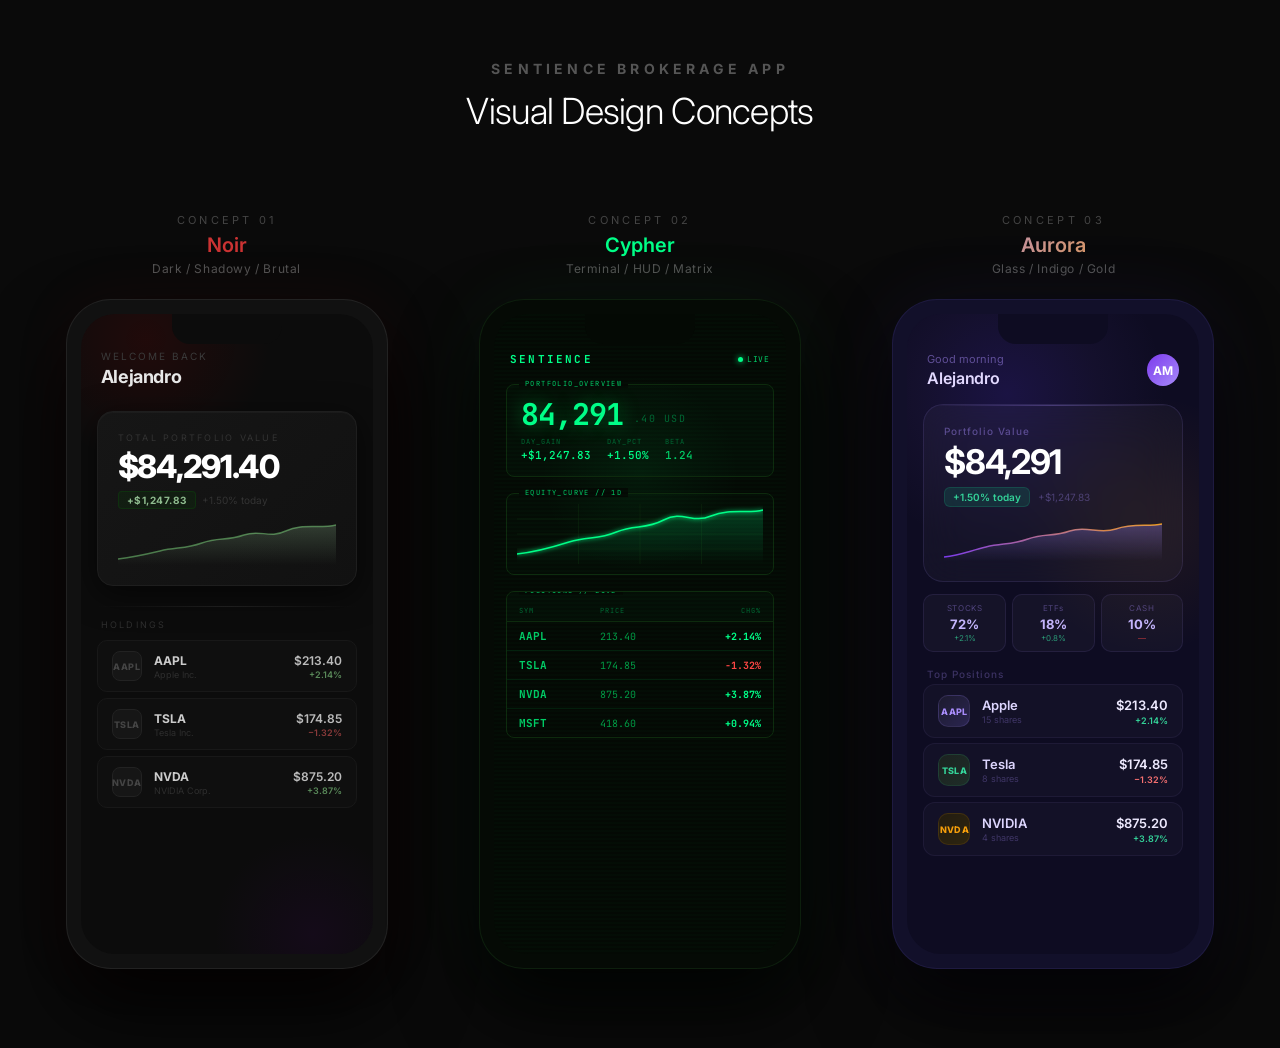
<file: designs/index.html>
<!DOCTYPE html>
<html lang="en">
<head>
<meta charset="UTF-8">
<meta name="viewport" content="width=device-width, initial-scale=1.0">
<title>Sentience — Design Concepts</title>
<link href="https://fonts.googleapis.com/css2?family=Inter:wght@300;400;500;600;700;800;900&family=JetBrains+Mono:wght@400;500;700&family=Playfair+Display:wght@700;900&display=swap" rel="stylesheet">
<style>
  * { margin: 0; padding: 0; box-sizing: border-box; }

  body {
    background: #0a0a0a;
    font-family: 'Inter', sans-serif;
    color: #fff;
    overflow-x: hidden;
  }

  .page-header {
    text-align: center;
    padding: 60px 20px 40px;
  }
  .page-header h1 {
    font-size: 14px;
    letter-spacing: 0.3em;
    text-transform: uppercase;
    color: #555;
    margin-bottom: 12px;
  }
  .page-header h2 {
    font-size: 36px;
    font-weight: 300;
    color: #fff;
    letter-spacing: -0.02em;
  }

  .designs-grid {
    display: flex;
    gap: 40px;
    justify-content: center;
    align-items: flex-start;
    padding: 40px 40px 80px;
    max-width: 1400px;
    margin: 0 auto;
  }

  .design-col {
    flex: 1;
    min-width: 0;
  }

  .design-label {
    text-align: center;
    margin-bottom: 24px;
  }
  .design-label .num {
    font-size: 11px;
    letter-spacing: 0.3em;
    text-transform: uppercase;
    color: #444;
  }
  .design-label .title {
    font-size: 20px;
    font-weight: 600;
    margin-top: 6px;
  }
  .design-label .subtitle {
    font-size: 12px;
    color: #555;
    margin-top: 4px;
    letter-spacing: 0.05em;
  }

  /* ──────────────────────────────────────
     PHONE FRAME
  ────────────────────────────────────── */
  .phone {
    width: 100%;
    max-width: 320px;
    margin: 0 auto;
    border-radius: 44px;
    padding: 14px;
    position: relative;
    overflow: hidden;
  }
  .phone-inner {
    border-radius: 34px;
    overflow: hidden;
    position: relative;
    height: 640px;
  }
  .notch {
    position: absolute;
    top: 0;
    left: 50%;
    transform: translateX(-50%);
    width: 110px;
    height: 30px;
    border-radius: 0 0 18px 18px;
    z-index: 100;
  }

  /* ──────────────────────────────────────
     DESIGN 1 — NOIR / DARK SHADOWY
  ────────────────────────────────────── */
  .phone-noir {
    background: #111;
    box-shadow:
      0 0 0 1px #222,
      0 40px 80px rgba(0,0,0,0.9),
      0 0 60px rgba(180,0,0,0.08);
  }
  .noir-label .title { color: #cc3333; }

  .screen-noir {
    background: #0c0c0c;
    height: 100%;
    display: flex;
    flex-direction: column;
    position: relative;
    overflow: hidden;
  }

  /* Atmospheric shadow layers */
  .screen-noir::before {
    content: '';
    position: absolute;
    top: -100px;
    left: -60px;
    width: 250px;
    height: 250px;
    background: radial-gradient(circle, rgba(150,0,0,0.15) 0%, transparent 70%);
    pointer-events: none;
    z-index: 0;
  }
  .screen-noir::after {
    content: '';
    position: absolute;
    bottom: -80px;
    right: -40px;
    width: 200px;
    height: 200px;
    background: radial-gradient(circle, rgba(80,0,120,0.12) 0%, transparent 70%);
    pointer-events: none;
    z-index: 0;
  }

  .noir-header {
    padding: 36px 20px 16px;
    position: relative;
    z-index: 1;
  }
  .noir-greeting {
    font-size: 10px;
    letter-spacing: 0.2em;
    text-transform: uppercase;
    color: #3a3a3a;
    margin-bottom: 4px;
  }
  .noir-name {
    font-size: 18px;
    font-weight: 700;
    color: #e8e8e8;
    letter-spacing: -0.02em;
  }

  .noir-portfolio-card {
    margin: 8px 16px;
    background: linear-gradient(135deg, #161616 0%, #111 100%);
    border: 1px solid #1e1e1e;
    border-radius: 16px;
    padding: 20px;
    position: relative;
    z-index: 1;
    box-shadow: inset 0 1px 0 rgba(255,255,255,0.03), 0 8px 32px rgba(0,0,0,0.6);
  }
  .noir-portfolio-label {
    font-size: 9px;
    letter-spacing: 0.25em;
    text-transform: uppercase;
    color: #333;
    margin-bottom: 8px;
  }
  .noir-portfolio-value {
    font-size: 32px;
    font-weight: 800;
    color: #fff;
    letter-spacing: -0.04em;
    line-height: 1;
  }
  .noir-portfolio-change {
    display: flex;
    align-items: center;
    gap: 6px;
    margin-top: 8px;
  }
  .noir-change-badge {
    font-size: 10px;
    font-weight: 700;
    color: #cc3333;
    background: rgba(180,0,0,0.12);
    border: 1px solid rgba(180,0,0,0.2);
    padding: 2px 8px;
    border-radius: 4px;
    letter-spacing: 0.05em;
  }
  .noir-change-badge.up { color: #8fbc8f; background: rgba(0,100,0,0.12); border-color: rgba(0,120,0,0.2); }
  .noir-change-sub {
    font-size: 10px;
    color: #333;
  }

  /* mini chart */
  .noir-chart {
    height: 44px;
    margin-top: 12px;
    position: relative;
  }
  .noir-chart svg { width: 100%; height: 100%; }

  .noir-divider {
    height: 1px;
    background: linear-gradient(90deg, transparent, #1e1e1e, transparent);
    margin: 12px 16px;
    position: relative;
    z-index: 1;
  }

  .noir-section-label {
    font-size: 9px;
    letter-spacing: 0.25em;
    text-transform: uppercase;
    color: #2e2e2e;
    padding: 0 20px;
    margin-bottom: 10px;
    position: relative;
    z-index: 1;
  }

  .noir-holdings {
    padding: 0 16px;
    position: relative;
    z-index: 1;
    display: flex;
    flex-direction: column;
    gap: 6px;
  }
  .noir-holding {
    display: flex;
    align-items: center;
    padding: 10px 14px;
    background: #0f0f0f;
    border: 1px solid #181818;
    border-radius: 10px;
    gap: 12px;
  }
  .noir-ticker-icon {
    width: 30px;
    height: 30px;
    border-radius: 8px;
    background: #161616;
    border: 1px solid #222;
    display: flex;
    align-items: center;
    justify-content: center;
    font-size: 9px;
    font-weight: 800;
    color: #444;
    letter-spacing: 0.05em;
    flex-shrink: 0;
  }
  .noir-holding-info { flex: 1; min-width: 0; }
  .noir-holding-ticker { font-size: 12px; font-weight: 700; color: #ccc; }
  .noir-holding-name { font-size: 9px; color: #2e2e2e; margin-top: 1px; }
  .noir-holding-right { text-align: right; }
  .noir-holding-price { font-size: 12px; font-weight: 600; color: #bbb; }
  .noir-holding-pct { font-size: 9px; font-weight: 600; margin-top: 1px; }
  .noir-holding-pct.up { color: #5a8a5a; }
  .noir-holding-pct.dn { color: #8a3a3a; }

  .noir-notch { background: #0c0c0c; }

  /* ──────────────────────────────────────
     DESIGN 2 — TECHY / HUD
  ────────────────────────────────────── */
  .phone-tech {
    background: #050a05;
    box-shadow:
      0 0 0 1px #0d1f0d,
      0 40px 80px rgba(0,0,0,0.9),
      0 0 80px rgba(0,255,100,0.06);
  }
  .tech-label .title { color: #00ff88; }

  .screen-tech {
    background: #040904;
    height: 100%;
    display: flex;
    flex-direction: column;
    position: relative;
    overflow: hidden;
    font-family: 'JetBrains Mono', monospace;
  }

  /* scanlines */
  .screen-tech::before {
    content: '';
    position: absolute;
    inset: 0;
    background: repeating-linear-gradient(
      0deg,
      transparent,
      transparent 2px,
      rgba(0,255,100,0.015) 2px,
      rgba(0,255,100,0.015) 4px
    );
    pointer-events: none;
    z-index: 10;
  }
  /* green glow */
  .screen-tech::after {
    content: '';
    position: absolute;
    top: 60px;
    left: 50%;
    transform: translateX(-50%);
    width: 200px;
    height: 200px;
    background: radial-gradient(circle, rgba(0,255,100,0.06) 0%, transparent 70%);
    pointer-events: none;
    z-index: 0;
  }

  .tech-header {
    padding: 38px 16px 10px;
    position: relative;
    z-index: 1;
    display: flex;
    align-items: center;
    justify-content: space-between;
  }
  .tech-logo {
    font-size: 11px;
    font-weight: 700;
    color: #00ff88;
    letter-spacing: 0.2em;
    text-transform: uppercase;
  }
  .tech-status {
    display: flex;
    align-items: center;
    gap: 4px;
    font-size: 8px;
    color: #00cc66;
    letter-spacing: 0.1em;
  }
  .tech-status-dot {
    width: 5px;
    height: 5px;
    border-radius: 50%;
    background: #00ff88;
    box-shadow: 0 0 6px #00ff88;
    animation: blink 2s infinite;
  }
  @keyframes blink { 0%,100%{opacity:1} 50%{opacity:0.3} }

  .tech-main-display {
    margin: 8px 12px;
    border: 1px solid #0d2a0d;
    border-radius: 8px;
    padding: 14px;
    position: relative;
    z-index: 1;
    background: rgba(0,255,100,0.02);
  }
  .tech-main-display::before {
    content: 'PORTFOLIO_OVERVIEW';
    position: absolute;
    top: -6px;
    left: 12px;
    font-size: 7px;
    letter-spacing: 0.2em;
    color: #00cc66;
    background: #040904;
    padding: 0 6px;
  }

  .tech-value-row {
    display: flex;
    align-items: flex-end;
    gap: 10px;
    margin-bottom: 6px;
  }
  .tech-value {
    font-size: 30px;
    font-weight: 700;
    color: #00ff88;
    letter-spacing: -0.03em;
    text-shadow: 0 0 20px rgba(0,255,100,0.4);
    line-height: 1;
  }
  .tech-value-usd {
    font-size: 10px;
    color: #006633;
    margin-bottom: 4px;
    letter-spacing: 0.15em;
  }
  .tech-metrics {
    display: flex;
    gap: 16px;
    margin-top: 8px;
  }
  .tech-metric { }
  .tech-metric-label { font-size: 7px; color: #006633; letter-spacing: 0.15em; margin-bottom: 2px; }
  .tech-metric-value { font-size: 11px; color: #00cc66; font-weight: 500; }
  .tech-metric-value.pos { color: #00ff88; }
  .tech-metric-value.neg { color: #ff4444; text-shadow: 0 0 10px rgba(255,50,50,0.3); }

  .tech-chart-area {
    margin: 8px 12px;
    border: 1px solid #0d2a0d;
    border-radius: 8px;
    padding: 10px;
    position: relative;
    z-index: 1;
    background: rgba(0,255,100,0.01);
  }
  .tech-chart-area::before {
    content: 'EQUITY_CURVE // 1D';
    position: absolute;
    top: -6px;
    left: 12px;
    font-size: 7px;
    letter-spacing: 0.2em;
    color: #00cc66;
    background: #040904;
    padding: 0 6px;
  }
  .tech-chart-area svg { width: 100%; height: 60px; display: block; }

  .tech-ticker-grid {
    margin: 8px 12px 0;
    border: 1px solid #0d2a0d;
    border-radius: 8px;
    overflow: hidden;
    position: relative;
    z-index: 1;
  }
  .tech-ticker-grid::before {
    content: 'POSITIONS // LIVE';
    position: absolute;
    top: -6px;
    left: 12px;
    font-size: 7px;
    letter-spacing: 0.2em;
    color: #00cc66;
    background: #040904;
    padding: 0 6px;
    z-index: 2;
  }
  .tech-ticker-header {
    display: grid;
    grid-template-columns: 1fr 1fr 1fr;
    padding: 14px 12px 6px;
    font-size: 7px;
    letter-spacing: 0.15em;
    color: #006633;
    border-bottom: 1px solid #0d2a0d;
    background: rgba(0,255,100,0.02);
  }
  .tech-ticker-header span:last-child { text-align: right; }
  .tech-ticker-row {
    display: grid;
    grid-template-columns: 1fr 1fr 1fr;
    padding: 7px 12px;
    border-bottom: 1px solid rgba(0,80,30,0.3);
    align-items: center;
  }
  .tech-ticker-row:last-child { border-bottom: none; }
  .tech-sym { font-size: 11px; font-weight: 700; color: #00cc66; }
  .tech-px { font-size: 10px; color: #009944; }
  .tech-chg { font-size: 10px; font-weight: 700; text-align: right; }
  .tech-chg.pos { color: #00ff88; }
  .tech-chg.neg { color: #ff4444; }

  .tech-notch { background: #040904; }

  /* ──────────────────────────────────────
     DESIGN 3 — AURORA / MY CHOICE
     Soft, premium — indigo + gold + glass
  ────────────────────────────────────── */
  .phone-aurora {
    background: #12102a;
    box-shadow:
      0 0 0 1px #1e1a40,
      0 40px 80px rgba(0,0,0,0.8),
      0 0 80px rgba(100,80,255,0.08);
  }
  .aurora-label .title {
    background: linear-gradient(135deg, #a78bfa, #f59e0b);
    -webkit-background-clip: text;
    -webkit-text-fill-color: transparent;
  }

  .screen-aurora {
    background: #0e0c22;
    height: 100%;
    display: flex;
    flex-direction: column;
    position: relative;
    overflow: hidden;
  }

  /* Aurora background effect */
  .aurora-bg {
    position: absolute;
    top: -80px;
    left: -60px;
    width: 320px;
    height: 320px;
    background: radial-gradient(ellipse, rgba(99,60,255,0.15) 0%, rgba(139,92,246,0.05) 40%, transparent 70%);
    pointer-events: none;
    z-index: 0;
  }
  .aurora-bg-2 {
    position: absolute;
    top: 80px;
    right: -80px;
    width: 260px;
    height: 260px;
    background: radial-gradient(ellipse, rgba(245,158,11,0.08) 0%, transparent 70%);
    pointer-events: none;
    z-index: 0;
  }

  .aurora-header {
    padding: 38px 20px 12px;
    position: relative;
    z-index: 1;
    display: flex;
    align-items: center;
    justify-content: space-between;
  }
  .aurora-greeting {
    font-size: 11px;
    color: rgba(167,139,250,0.5);
    margin-bottom: 2px;
    font-weight: 400;
  }
  .aurora-name {
    font-size: 16px;
    font-weight: 600;
    color: #e2d9ff;
    letter-spacing: -0.01em;
  }
  .aurora-avatar {
    width: 32px;
    height: 32px;
    border-radius: 50%;
    background: linear-gradient(135deg, #7c3aed, #a78bfa);
    display: flex;
    align-items: center;
    justify-content: center;
    font-size: 12px;
    font-weight: 700;
    color: #fff;
  }

  .aurora-hero {
    margin: 4px 16px 0;
    background: rgba(255,255,255,0.03);
    backdrop-filter: blur(20px);
    border: 1px solid rgba(167,139,250,0.12);
    border-radius: 20px;
    padding: 20px;
    position: relative;
    z-index: 1;
    overflow: hidden;
  }
  .aurora-hero::before {
    content: '';
    position: absolute;
    top: 0;
    left: 0;
    right: 0;
    height: 1px;
    background: linear-gradient(90deg, transparent, rgba(167,139,250,0.3), transparent);
  }

  .aurora-portfolio-label {
    font-size: 10px;
    color: rgba(167,139,250,0.45);
    letter-spacing: 0.1em;
    margin-bottom: 8px;
    font-weight: 500;
  }
  .aurora-portfolio-value {
    font-size: 34px;
    font-weight: 700;
    color: #fff;
    letter-spacing: -0.04em;
    line-height: 1;
  }
  .aurora-change-row {
    display: flex;
    align-items: center;
    gap: 8px;
    margin-top: 8px;
  }
  .aurora-badge {
    font-size: 10px;
    font-weight: 600;
    padding: 3px 8px;
    border-radius: 6px;
    background: rgba(16,185,129,0.15);
    color: #34d399;
    border: 1px solid rgba(16,185,129,0.2);
  }
  .aurora-change-text {
    font-size: 10px;
    color: rgba(167,139,250,0.35);
  }

  /* sparkline in hero */
  .aurora-sparkline {
    margin-top: 14px;
    height: 40px;
    position: relative;
  }
  .aurora-sparkline svg { width: 100%; height: 100%; }

  /* allocation pills */
  .aurora-pills {
    display: flex;
    gap: 6px;
    padding: 12px 16px;
    position: relative;
    z-index: 1;
    overflow: hidden;
  }
  .aurora-pill {
    flex: 1;
    background: rgba(255,255,255,0.03);
    border: 1px solid rgba(167,139,250,0.1);
    border-radius: 10px;
    padding: 8px 6px;
    text-align: center;
  }
  .aurora-pill-label {
    font-size: 8px;
    color: rgba(167,139,250,0.4);
    letter-spacing: 0.08em;
    margin-bottom: 3px;
  }
  .aurora-pill-val {
    font-size: 13px;
    font-weight: 700;
    color: #c4b5fd;
  }
  .aurora-pill-sub {
    font-size: 8px;
    color: rgba(52,211,153,0.7);
    margin-top: 1px;
  }
  .aurora-pill-sub.neg { color: rgba(239,68,68,0.7); }

  .aurora-section-label {
    font-size: 10px;
    letter-spacing: 0.1em;
    color: rgba(167,139,250,0.3);
    padding: 4px 20px;
    position: relative;
    z-index: 1;
    font-weight: 500;
  }

  .aurora-holdings {
    padding: 0 16px;
    position: relative;
    z-index: 1;
    display: flex;
    flex-direction: column;
    gap: 5px;
  }
  .aurora-holding {
    display: flex;
    align-items: center;
    padding: 10px 14px;
    background: rgba(255,255,255,0.025);
    border: 1px solid rgba(167,139,250,0.07);
    border-radius: 12px;
    gap: 12px;
  }
  .aurora-icon {
    width: 32px;
    height: 32px;
    border-radius: 10px;
    display: flex;
    align-items: center;
    justify-content: center;
    font-size: 9px;
    font-weight: 800;
    flex-shrink: 0;
    letter-spacing: 0.03em;
  }
  .aurora-icon.aapl { background: linear-gradient(135deg, #1c1a2e, #2a2550); color: #a78bfa; border: 1px solid rgba(167,139,250,0.15); }
  .aurora-icon.tsla { background: linear-gradient(135deg, #1c2220, #1e2d28); color: #34d399; border: 1px solid rgba(52,211,153,0.12); }
  .aurora-icon.nvda { background: linear-gradient(135deg, #231c10, #2d2510); color: #f59e0b; border: 1px solid rgba(245,158,11,0.12); }

  .aurora-holding-info { flex: 1; }
  .aurora-holding-ticker { font-size: 13px; font-weight: 600; color: #ddd6fe; }
  .aurora-holding-name { font-size: 9px; color: rgba(167,139,250,0.3); margin-top: 1px; }
  .aurora-holding-right { text-align: right; }
  .aurora-holding-price { font-size: 13px; font-weight: 600; color: #ede9fe; }
  .aurora-holding-pct { font-size: 9px; font-weight: 600; margin-top: 2px; }
  .aurora-holding-pct.up { color: #34d399; }
  .aurora-holding-pct.dn { color: #f87171; }

  .aurora-notch { background: #0e0c22; }

</style>
</head>
<body>

<div class="page-header">
  <h1>Sentience Brokerage App</h1>
  <h2>Visual Design Concepts</h2>
</div>

<div class="designs-grid">

  <!-- ── DESIGN 1: NOIR ── -->
  <div class="design-col">
    <div class="design-label noir-label">
      <div class="num">Concept 01</div>
      <div class="title">Noir</div>
      <div class="subtitle">Dark / Shadowy / Brutal</div>
    </div>
    <div class="phone phone-noir">
      <div class="phone-inner">
        <div class="notch noir-notch"></div>
        <div class="screen-noir">

          <div class="noir-header">
            <div class="noir-greeting">Welcome back</div>
            <div class="noir-name">Alejandro</div>
          </div>

          <div class="noir-portfolio-card">
            <div class="noir-portfolio-label">Total Portfolio Value</div>
            <div class="noir-portfolio-value">$84,291.40</div>
            <div class="noir-portfolio-change">
              <span class="noir-change-badge up">+$1,247.83</span>
              <span class="noir-change-sub">+1.50% today</span>
            </div>
            <div class="noir-chart">
              <svg viewBox="0 0 260 44" preserveAspectRatio="none">
                <defs>
                  <linearGradient id="ng" x1="0" y1="0" x2="0" y2="1">
                    <stop offset="0%" stop-color="#8fbc8f" stop-opacity="0.25"/>
                    <stop offset="100%" stop-color="#8fbc8f" stop-opacity="0"/>
                  </linearGradient>
                </defs>
                <path d="M0 38 C20 36 30 34 50 30 C70 26 80 28 100 22 C120 16 130 20 150 14 C170 8 180 18 200 10 C220 2 240 8 260 4" stroke="#4a7a4a" stroke-width="1.5" fill="none"/>
                <path d="M0 38 C20 36 30 34 50 30 C70 26 80 28 100 22 C120 16 130 20 150 14 C170 8 180 18 200 10 C220 2 240 8 260 4 L260 44 L0 44Z" fill="url(#ng)"/>
              </svg>
            </div>
          </div>

          <div class="noir-divider"></div>
          <div class="noir-section-label">Holdings</div>

          <div class="noir-holdings">
            <div class="noir-holding">
              <div class="noir-ticker-icon">AAPL</div>
              <div class="noir-holding-info">
                <div class="noir-holding-ticker">AAPL</div>
                <div class="noir-holding-name">Apple Inc.</div>
              </div>
              <div class="noir-holding-right">
                <div class="noir-holding-price">$213.40</div>
                <div class="noir-holding-pct up">+2.14%</div>
              </div>
            </div>
            <div class="noir-holding">
              <div class="noir-ticker-icon">TSLA</div>
              <div class="noir-holding-info">
                <div class="noir-holding-ticker">TSLA</div>
                <div class="noir-holding-name">Tesla Inc.</div>
              </div>
              <div class="noir-holding-right">
                <div class="noir-holding-price">$174.85</div>
                <div class="noir-holding-pct dn">−1.32%</div>
              </div>
            </div>
            <div class="noir-holding">
              <div class="noir-ticker-icon">NVDA</div>
              <div class="noir-holding-info">
                <div class="noir-holding-ticker">NVDA</div>
                <div class="noir-holding-name">NVIDIA Corp.</div>
              </div>
              <div class="noir-holding-right">
                <div class="noir-holding-price">$875.20</div>
                <div class="noir-holding-pct up">+3.87%</div>
              </div>
            </div>
          </div>

        </div>
      </div>
    </div>
  </div>

  <!-- ── DESIGN 2: TECH ── -->
  <div class="design-col">
    <div class="design-label tech-label">
      <div class="num">Concept 02</div>
      <div class="title">Cypher</div>
      <div class="subtitle">Terminal / HUD / Matrix</div>
    </div>
    <div class="phone phone-tech">
      <div class="phone-inner">
        <div class="notch tech-notch"></div>
        <div class="screen-tech">

          <div class="tech-header">
            <div class="tech-logo">SENTIENCE</div>
            <div class="tech-status">
              <div class="tech-status-dot"></div>
              LIVE
            </div>
          </div>

          <div class="tech-main-display">
            <div class="tech-value-row">
              <div class="tech-value">84,291</div>
              <div class="tech-value-usd">.40 USD</div>
            </div>
            <div class="tech-metrics">
              <div class="tech-metric">
                <div class="tech-metric-label">DAY_GAIN</div>
                <div class="tech-metric-value pos">+$1,247.83</div>
              </div>
              <div class="tech-metric">
                <div class="tech-metric-label">DAY_PCT</div>
                <div class="tech-metric-value pos">+1.50%</div>
              </div>
              <div class="tech-metric">
                <div class="tech-metric-label">BETA</div>
                <div class="tech-metric-value">1.24</div>
              </div>
            </div>
          </div>

          <div class="tech-chart-area">
            <svg viewBox="0 0 260 60" preserveAspectRatio="none">
              <defs>
                <linearGradient id="tg" x1="0" y1="0" x2="0" y2="1">
                  <stop offset="0%" stop-color="#00ff88" stop-opacity="0.2"/>
                  <stop offset="100%" stop-color="#00ff88" stop-opacity="0"/>
                </linearGradient>
              </defs>
              <!-- grid lines -->
              <line x1="0" y1="15" x2="260" y2="15" stroke="#0d2a0d" stroke-width="0.5"/>
              <line x1="0" y1="30" x2="260" y2="30" stroke="#0d2a0d" stroke-width="0.5"/>
              <line x1="0" y1="45" x2="260" y2="45" stroke="#0d2a0d" stroke-width="0.5"/>
              <line x1="65" y1="0" x2="65" y2="60" stroke="#0d2a0d" stroke-width="0.5"/>
              <line x1="130" y1="0" x2="130" y2="60" stroke="#0d2a0d" stroke-width="0.5"/>
              <line x1="195" y1="0" x2="195" y2="60" stroke="#0d2a0d" stroke-width="0.5"/>
              <path d="M0 50 C20 48 35 44 55 38 C75 32 85 36 105 28 C125 20 135 26 155 16 C175 6 185 20 205 12 C225 4 245 10 260 6" stroke="#00ff88" stroke-width="1.5" fill="none" filter="url(#glow)"/>
              <path d="M0 50 C20 48 35 44 55 38 C75 32 85 36 105 28 C125 20 135 26 155 16 C175 6 185 20 205 12 C225 4 245 10 260 6 L260 60 L0 60Z" fill="url(#tg)"/>
              <defs>
                <filter id="glow">
                  <feGaussianBlur stdDeviation="2" result="coloredBlur"/>
                  <feMerge><feMergeNode in="coloredBlur"/><feMergeNode in="SourceGraphic"/></feMerge>
                </filter>
              </defs>
            </svg>
          </div>

          <div class="tech-ticker-grid">
            <div class="tech-ticker-header">
              <span>SYM</span>
              <span>PRICE</span>
              <span style="text-align:right">CHG%</span>
            </div>
            <div class="tech-ticker-row">
              <div class="tech-sym">AAPL</div>
              <div class="tech-px">213.40</div>
              <div class="tech-chg pos">+2.14%</div>
            </div>
            <div class="tech-ticker-row">
              <div class="tech-sym">TSLA</div>
              <div class="tech-px">174.85</div>
              <div class="tech-chg neg">−1.32%</div>
            </div>
            <div class="tech-ticker-row">
              <div class="tech-sym">NVDA</div>
              <div class="tech-px">875.20</div>
              <div class="tech-chg pos">+3.87%</div>
            </div>
            <div class="tech-ticker-row">
              <div class="tech-sym">MSFT</div>
              <div class="tech-px">418.60</div>
              <div class="tech-chg pos">+0.94%</div>
            </div>
          </div>

        </div>
      </div>
    </div>
  </div>

  <!-- ── DESIGN 3: AURORA ── -->
  <div class="design-col">
    <div class="design-label aurora-label">
      <div class="num">Concept 03</div>
      <div class="title">Aurora</div>
      <div class="subtitle">Glass / Indigo / Gold</div>
    </div>
    <div class="phone phone-aurora">
      <div class="phone-inner">
        <div class="notch aurora-notch"></div>
        <div class="screen-aurora">
          <div class="aurora-bg"></div>
          <div class="aurora-bg-2"></div>

          <div class="aurora-header">
            <div>
              <div class="aurora-greeting">Good morning</div>
              <div class="aurora-name">Alejandro</div>
            </div>
            <div class="aurora-avatar">AM</div>
          </div>

          <div class="aurora-hero">
            <div class="aurora-portfolio-label">Portfolio Value</div>
            <div class="aurora-portfolio-value">$84,291</div>
            <div class="aurora-change-row">
              <span class="aurora-badge">+1.50% today</span>
              <span class="aurora-change-text">+$1,247.83</span>
            </div>
            <div class="aurora-sparkline">
              <svg viewBox="0 0 260 40" preserveAspectRatio="none">
                <defs>
                  <linearGradient id="ag" x1="0" y1="0" x2="0" y2="1">
                    <stop offset="0%" stop-color="#a78bfa" stop-opacity="0.3"/>
                    <stop offset="100%" stop-color="#a78bfa" stop-opacity="0"/>
                  </linearGradient>
                </defs>
                <path d="M0 36 C20 34 30 30 50 26 C70 22 80 24 100 18 C120 12 130 16 150 10 C170 4 185 14 205 8 C225 2 245 6 260 3" stroke="url(#sg)" stroke-width="1.5" fill="none"/>
                <defs>
                  <linearGradient id="sg" x1="0" y1="0" x2="1" y2="0">
                    <stop offset="0%" stop-color="#7c3aed"/>
                    <stop offset="100%" stop-color="#f59e0b"/>
                  </linearGradient>
                </defs>
                <path d="M0 36 C20 34 30 30 50 26 C70 22 80 24 100 18 C120 12 130 16 150 10 C170 4 185 14 205 8 C225 2 245 6 260 3 L260 40 L0 40Z" fill="url(#ag)"/>
              </svg>
            </div>
          </div>

          <div class="aurora-pills">
            <div class="aurora-pill">
              <div class="aurora-pill-label">STOCKS</div>
              <div class="aurora-pill-val">72%</div>
              <div class="aurora-pill-sub">+2.1%</div>
            </div>
            <div class="aurora-pill">
              <div class="aurora-pill-label">ETFs</div>
              <div class="aurora-pill-val">18%</div>
              <div class="aurora-pill-sub">+0.8%</div>
            </div>
            <div class="aurora-pill">
              <div class="aurora-pill-label">CASH</div>
              <div class="aurora-pill-val">10%</div>
              <div class="aurora-pill-sub neg">—</div>
            </div>
          </div>

          <div class="aurora-section-label">Top Positions</div>

          <div class="aurora-holdings">
            <div class="aurora-holding">
              <div class="aurora-icon aapl">AAPL</div>
              <div class="aurora-holding-info">
                <div class="aurora-holding-ticker">Apple</div>
                <div class="aurora-holding-name">15 shares</div>
              </div>
              <div class="aurora-holding-right">
                <div class="aurora-holding-price">$213.40</div>
                <div class="aurora-holding-pct up">+2.14%</div>
              </div>
            </div>
            <div class="aurora-holding">
              <div class="aurora-icon tsla">TSLA</div>
              <div class="aurora-holding-info">
                <div class="aurora-holding-ticker">Tesla</div>
                <div class="aurora-holding-name">8 shares</div>
              </div>
              <div class="aurora-holding-right">
                <div class="aurora-holding-price">$174.85</div>
                <div class="aurora-holding-pct dn">−1.32%</div>
              </div>
            </div>
            <div class="aurora-holding">
              <div class="aurora-icon nvda">NVDA</div>
              <div class="aurora-holding-info">
                <div class="aurora-holding-ticker">NVIDIA</div>
                <div class="aurora-holding-name">4 shares</div>
              </div>
              <div class="aurora-holding-right">
                <div class="aurora-holding-price">$875.20</div>
                <div class="aurora-holding-pct up">+3.87%</div>
              </div>
            </div>
          </div>

        </div>
      </div>
    </div>
  </div>

</div>
</body>
</html>
</file>
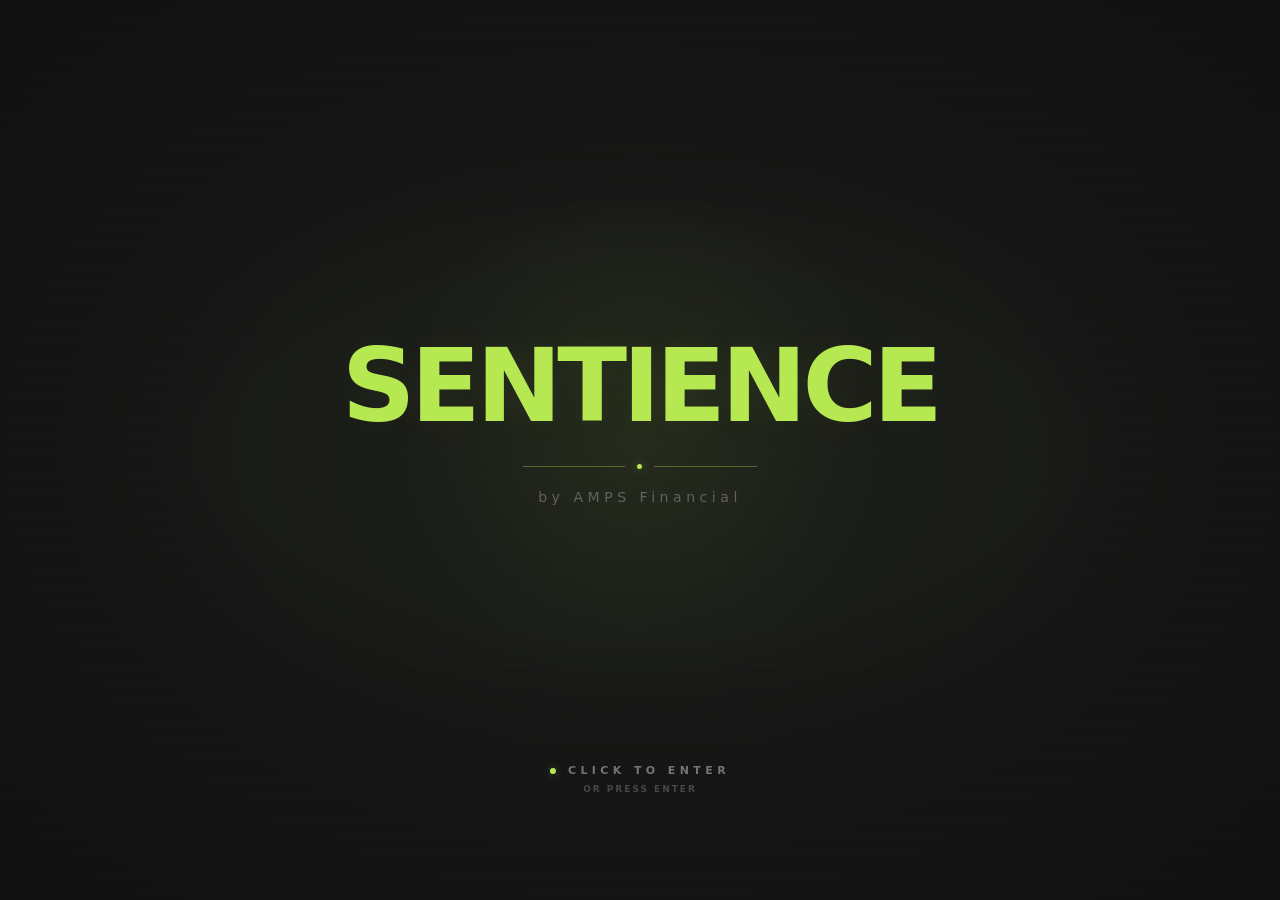
<file: docs/index.html>
<!doctype html>
<html lang="en">
  <head>
    <meta charset="utf-8" />
    <meta name="viewport" content="width=device-width, initial-scale=1" />
    <title>Sentience Brokerage</title>
    <link rel="stylesheet" href="./styles.css?v=20261104-larger-charts" />
  </head>
  <body>
    <section class="welcome-screen" id="welcomeScreen" aria-labelledby="welcomeTitle">
      <div class="welcome-glow" aria-hidden="true"></div>
      <div class="welcome-brand">
        <h1 id="welcomeTitle">SENTIENCE</h1>
        <div class="welcome-rule" aria-hidden="true">
          <span></span>
          <i></i>
          <span></span>
        </div>
        <p>by AMPS Financial</p>
      </div>
      <button class="welcome-enter" id="enterApp" type="button">
        <span class="welcome-enter-dot" aria-hidden="true"></span>
        <span>Click to Enter</span>
        <small>or press Enter</small>
      </button>
    </section>

    <main class="app-shell is-hidden" id="appShell" aria-hidden="true" inert>
      <aside class="rail" aria-label="Primary">
        <div class="brand">
          <span>SENTIENCE</span>
        </div>
        <nav class="nav-tabs" id="navTabs">
          <button class="nav-tab active" data-view="portfolio" title="Portfolio">▥ <span>Portfolio</span></button>
          <button class="nav-tab" data-view="markets" title="Markets">⌁ <span>Markets</span></button>
          <button class="nav-tab" data-view="trade" title="Trade">＋ <span>Trade</span></button>
          <button class="nav-tab" data-view="account" title="Account">◉ <span>Account</span></button>
        </nav>
        <div class="session-pill" id="sessionPill">
          <span class="dot off"></span>
          <span>Logged out</span>
        </div>
      </aside>

      <section class="workspace">
        <header class="topbar">
          <div>
            <p class="eyebrow" id="viewEyebrow">PORTFOLIO</p>
            <h1 id="viewTitle">Sentience</h1>
          </div>
          <div class="topbar-actions">
            <div class="market-state" id="marketState"><span class="dot"></span><span>NYSE</span></div>
            <button class="icon-button" id="refreshButton" title="Refresh">↻</button>
          </div>
        </header>

        <section class="view active" id="portfolioView">
          <div class="portfolio-grid">
            <section class="feature-panel">
              <div class="feature-head">
                <div>
                  <p class="muted" id="featuredName">No position selected</p>
                  <div class="quote-line">
                    <strong id="featuredPrice">$0.00</strong>
                    <span class="change-badge up" id="featuredChange">+0.00%</span>
                  </div>
                </div>
                <select id="featuredSelect" class="select"></select>
              </div>
              <canvas id="chartCanvas" height="190" aria-label="Price chart"></canvas>
              <div class="chart-modes" id="chartModeButtons" aria-label="Chart view">
                <button class="active" data-chart-mode="performance">Performance</button>
                <button data-chart-mode="allocation">Allocation</button>
                <button data-chart-mode="holding">Holding</button>
                <button data-chart-mode="pnl">P&amp;L</button>
              </div>
              <div class="periods" id="periodButtons">
                <button data-period="1D">1D</button>
                <button data-period="1W">1W</button>
                <button class="active" data-period="1M">1M</button>
                <button data-period="3M">3M</button>
                <button data-period="1Y">1Y</button>
                <button data-period="ALL">ALL</button>
              </div>
              <div class="chart-legend hidden" id="chartLegend"></div>
            </section>

            <aside class="portfolio-side">
              <section class="metrics">
                <article class="metric"><span>PORTFOLIO</span><strong id="portfolioValue">$0.00</strong></article>
                <article class="metric"><span>CASH</span><strong id="cashBalance">$0.00</strong></article>
                <article class="metric"><span>DAY P&amp;L</span><strong id="dayPnl">$0.00</strong></article>
                <article class="metric"><span>POSITIONS</span><strong id="positionCount">0</strong></article>
              </section>
              <section class="portfolio-action-panel" id="portfolioActionPanel">
                <p class="muted">Select a holding to trade from your portfolio.</p>
              </section>
            </aside>
          </div>

          <section class="table-panel">
            <div class="section-head">
              <p>HOLDINGS</p>
              <span id="holdingsMeta">0 positions</span>
            </div>
            <div class="rows" id="holdingsRows"></div>
          </section>
        </section>

        <section class="view" id="marketsView">
          <div class="market-layout">
            <section class="table-panel">
              <div class="section-head">
                <p>INDICES</p>
                <button class="ghost-button" id="refreshMarkets">Refresh</button>
              </div>
              <div class="rows" id="indexRows"></div>
            </section>
            <section class="table-panel">
              <div class="section-head">
                <p>WATCHLIST</p>
                <form class="inline-form" id="watchlistForm">
                  <input id="watchlistInput" placeholder="Ticker" />
                  <button type="submit">＋</button>
                </form>
              </div>
              <div class="rows" id="watchlistRows"></div>
            </section>
          </div>
        </section>

        <section class="view" id="tradeView">
          <div class="trade-layout">
            <section class="trade-panel">
              <form class="search-strip" id="tradeSearch">
                <span>⌕</span>
                <input id="tradeSymbol" placeholder="Enter ticker, e.g. AAPL" autocomplete="off" />
                <button type="submit">GO</button>
              </form>
              <div class="trade-card" id="tradeCard">
                <p class="muted">Search a ticker to view price and trade.</p>
              </div>
            </section>
            <aside class="trade-side">
              <section class="trade-side-card">
                <div class="section-head compact"><p>BUYING POWER</p></div>
                <strong id="tradeCash">$0.00</strong>
                <small id="tradePositionMeta">No active positions</small>
              </section>
              <section class="trade-side-card">
                <div class="section-head compact"><p>YOUR POSITIONS</p></div>
                <div class="mini-rows" id="tradeHoldingRows"></div>
              </section>
              <section class="trade-side-card">
                <div class="section-head compact"><p>RECENT ACTIVITY</p></div>
                <div class="mini-rows" id="tradeActivityRows"></div>
              </section>
            </aside>
          </div>
        </section>

        <section class="view" id="accountView">
          <div class="account-grid">
            <section class="account-summary">
              <div class="big-avatar" id="accountAvatar">AM</div>
              <h2 id="accountEmail">Not signed in</h2>
              <p id="accountStatus">Connect to the backend to manage your brokerage account.</p>
              <button class="primary-button" id="accountAuthButton">Log in / Sign up</button>
            </section>
            <section class="table-panel">
              <div class="section-head">
                <p>LINKED ACCOUNTS</p>
                <button class="ghost-button" id="bankToggle">Add</button>
              </div>
              <form class="bank-form hidden" id="bankForm">
                <input id="routingInput" placeholder="Routing number" />
                <input id="accountInput" placeholder="Account number" />
                <button type="submit">Link bank</button>
              </form>
              <div class="rows" id="bankRows"></div>
            </section>
          </div>

          <div class="money-actions">
            <form id="depositForm">
              <label>Deposit</label>
              <input id="depositAmount" type="number" min="0" step="0.01" placeholder="Amount" />
              <button type="submit">Deposit</button>
            </form>
            <form id="withdrawForm">
              <label>Withdraw</label>
              <input id="withdrawAmount" type="number" min="0" step="0.01" placeholder="Amount" />
              <button type="submit">Withdraw</button>
            </form>
          </div>

          <section class="table-panel">
            <div class="section-head"><p>TRANSACTIONS</p><span id="txnMeta">0</span></div>
            <div class="rows" id="transactionRows"></div>
          </section>
        </section>
      </section>
    </main>

    <dialog class="auth-dialog" id="authDialog">
      <form method="dialog" class="dialog-close"><button id="authClose" title="Close">×</button></form>
      <form class="auth-form" id="authForm">
        <div class="auth-heading">
          <p class="eyebrow">SENTIENCE</p>
          <h2 id="authHeading">Log in</h2>
          <p class="muted" id="authSubtitle">Enter your credentials to continue.</p>
        </div>
        <div class="auth-name-fields hidden" id="authNameFields">
          <input id="firstNameInput" type="text" placeholder="First name" autocomplete="given-name" />
          <input id="lastNameInput" type="text" placeholder="Last name" autocomplete="family-name" />
        </div>
        <input id="emailInput" type="email" placeholder="Email" autocomplete="email" required />
        <input id="passwordInput" type="password" placeholder="Password" autocomplete="current-password" required />
        <button class="primary-button" type="submit" id="authSubmit">Log in</button>
        <button class="text-button" type="button" id="modeToggle">Need an account? Sign up</button>
        <button class="danger-button hidden" type="button" id="logoutButton">Sign out</button>
      </form>
    </dialog>

    <div class="toast" id="toast"></div>
    <script src="./app.js?v=20261104-allocation-labels"></script>
  </body>
</html>
</file>
<file: docs/styles.css>
:root {
  color-scheme: dark;
  --bg: #171717;
  --panel: #212121;
  --panel-2: #1b1b1b;
  --line: #303030;
  --muted: #686868;
  --text: #f5f5f0;
  --vault: #b6e852;
  --danger: #ff5d5d;
  --blue: #72a8ff;
  --amber: #e8b852;
  font-family: Inter, ui-sans-serif, system-ui, -apple-system, BlinkMacSystemFont, "Segoe UI", sans-serif;
}

* { box-sizing: border-box; }

body {
  margin: 0;
  min-height: 100vh;
  background: var(--bg);
  color: var(--text);
}

.welcome-screen {
  position: fixed;
  inset: 0;
  z-index: 1000;
  display: grid;
  place-items: center;
  min-height: 100dvh;
  overflow: hidden;
  background:
    radial-gradient(circle at 50% 48%, rgba(182, 232, 82, .075), transparent 31%),
    #171717;
  transition: opacity .65s ease, visibility .65s ease;
}

.welcome-screen::before {
  content: "";
  position: absolute;
  inset: 0;
  background: repeating-linear-gradient(
    to bottom,
    transparent 0,
    transparent 18px,
    rgba(255, 255, 255, .018) 19px
  );
  opacity: .7;
  pointer-events: none;
}

.welcome-screen::after {
  content: "";
  position: absolute;
  inset: 0;
  background: radial-gradient(ellipse at center, transparent 30%, rgba(0, 0, 0, .25) 100%);
  pointer-events: none;
}

.welcome-screen.is-leaving {
  visibility: hidden;
  opacity: 0;
}

.welcome-glow {
  position: absolute;
  top: 50%;
  left: 50%;
  width: min(76vw, 1080px);
  height: min(46vw, 520px);
  border-radius: 50%;
  background: rgba(182, 232, 82, .025);
  filter: blur(48px);
  transform: translate(-50%, -50%);
}

.welcome-brand {
  position: relative;
  z-index: 1;
  display: grid;
  justify-items: center;
  transform: translateY(-3vh);
  animation: welcome-rise .8s ease-out both;
}

.welcome-brand h1 {
  margin: 0;
  color: var(--vault);
  font-size: clamp(58px, 8vw, 112px);
  font-weight: 900;
  letter-spacing: -.045em;
  line-height: .88;
  text-shadow: 0 0 34px rgba(182, 232, 82, .06);
}

.welcome-rule {
  display: grid;
  grid-template-columns: minmax(52px, 8vw) 5px minmax(52px, 8vw);
  align-items: center;
  gap: 12px;
  margin-top: 32px;
}

.welcome-rule span {
  height: 1px;
  background: rgba(182, 232, 82, .35);
}

.welcome-rule i {
  width: 5px;
  height: 5px;
  border-radius: 50%;
  background: var(--vault);
  box-shadow: 0 0 10px rgba(182, 232, 82, .45);
}

.welcome-brand p {
  margin: 20px 0 0;
  color: #626262;
  font-size: clamp(12px, 1.1vw, 15px);
  letter-spacing: .32em;
}

.welcome-enter {
  position: absolute;
  z-index: 2;
  bottom: clamp(52px, 10vh, 110px);
  left: 50%;
  display: grid;
  grid-template-columns: 6px auto;
  align-items: center;
  gap: 12px;
  padding: 16px 22px;
  border: 0;
  background: transparent;
  color: #747474;
  font-size: 11px;
  font-weight: 700;
  letter-spacing: .4em;
  text-transform: uppercase;
  transform: translateX(-50%);
  transition: color .2s ease;
}

.welcome-enter:hover,
.welcome-enter:focus-visible {
  color: #a4a4a4;
}

.welcome-enter:focus-visible {
  border-radius: 8px;
  outline: 1px solid rgba(182, 232, 82, .45);
  outline-offset: 4px;
}

.welcome-enter-dot {
  width: 6px;
  height: 6px;
  border-radius: 50%;
  background: var(--vault);
  box-shadow: 0 0 10px rgba(182, 232, 82, .35);
  animation: welcome-pulse 1.25s ease-in-out infinite alternate;
}

.welcome-enter small {
  grid-column: 1 / -1;
  margin-top: -5px;
  color: #474747;
  font-size: 9px;
  font-weight: 600;
  letter-spacing: .22em;
}

@keyframes welcome-rise {
  from { opacity: 0; transform: translateY(calc(-3vh + 22px)); }
  to { opacity: 1; transform: translateY(-3vh); }
}

@keyframes welcome-pulse {
  from { opacity: 1; transform: scale(1); }
  to { opacity: .28; transform: scale(1.55); }
}

button, input, select {
  font: inherit;
}

button {
  cursor: pointer;
}

.app-shell {
  display: grid;
  grid-template-columns: 232px minmax(0, 1fr);
  min-height: 100vh;
  opacity: 1;
  transition: opacity .55s ease .15s;
}

.app-shell.is-hidden {
  visibility: hidden;
  opacity: 0;
}

.rail {
  position: sticky;
  top: 0;
  height: 100vh;
  display: flex;
  flex-direction: column;
  gap: 24px;
  padding: 22px 16px;
  border-right: 1px solid var(--line);
  background: #151515;
}

.brand, .nav-tab, .session-pill, .market-state, .topbar-actions, .quote-line,
.section-head, .inline-form, .search-strip, .trade-actions, .money-actions, .quick-trade-actions {
  display: flex;
  align-items: center;
}

.brand {
  gap: 10px;
  font-size: 18px;
  font-weight: 900;
  color: var(--vault);
}

.big-avatar {
  display: grid;
  place-items: center;
  border-radius: 999px;
  background: var(--vault);
  color: #080808;
  font-weight: 900;
}

.nav-tabs {
  display: grid;
  gap: 8px;
}

.nav-tab {
  gap: 10px;
  min-height: 44px;
  padding: 0 12px;
  border: 1px solid transparent;
  border-radius: 8px;
  background: transparent;
  color: #8a8a8a;
  text-align: left;
}

.nav-tab.active {
  border-color: #3b3b3b;
  background: var(--panel);
  color: var(--vault);
}

.session-pill {
  margin-top: auto;
  gap: 8px;
  padding: 12px;
  border: 1px solid var(--line);
  border-radius: 8px;
  color: #888;
  font-size: 13px;
}

.dot {
  width: 7px;
  height: 7px;
  border-radius: 99px;
  background: var(--vault);
}

.dot.off {
  background: var(--danger);
}

.workspace {
  min-width: 0;
  padding: 18px;
}

.topbar {
  display: flex;
  justify-content: space-between;
  align-items: center;
  gap: 18px;
  margin-bottom: 18px;
}

.eyebrow, .section-head p, .metric span, label {
  margin: 0;
  color: #666;
  font-size: 11px;
  font-weight: 800;
  letter-spacing: .04em;
}

h1, h2 {
  margin: 2px 0 0;
}

h1 {
  font-size: 30px;
  line-height: 1.05;
}

.topbar-actions {
  gap: 10px;
}

.market-state {
  gap: 8px;
  min-height: 38px;
  padding: 0 12px;
  border: 1px solid var(--line);
  border-radius: 8px;
  color: var(--vault);
  font-size: 12px;
  font-weight: 700;
}

.icon-button {
  width: 38px;
  height: 38px;
  border: 0;
}

.icon-button {
  border: 1px solid var(--line);
  border-radius: 8px;
  background: var(--panel);
  color: var(--text);
  font-size: 18px;
}

.view {
  display: none;
}

.view.active {
  display: block;
}

.portfolio-grid, .market-layout, .account-grid {
  display: grid;
  grid-template-columns: minmax(0, 1.5fr) minmax(280px, .85fr);
  gap: 14px;
}

.feature-panel, .metric, .table-panel, .trade-card, .account-summary, .money-actions form,
.portfolio-action-panel, .trade-side-card {
  border: 1px solid var(--line);
  border-radius: 8px;
  background: var(--panel);
}

.feature-panel {
  overflow: hidden;
}

.feature-head {
  display: flex;
  justify-content: space-between;
  gap: 14px;
  padding: 18px 18px 8px;
}

.muted {
  margin: 0;
  color: var(--muted);
}

.quote-line {
  gap: 12px;
  margin-top: 4px;
}

.quote-line strong {
  font-size: clamp(30px, 5vw, 48px);
  line-height: 1;
}

.change-badge {
  padding: 5px 8px;
  border-radius: 5px;
  color: #080808;
  font-size: 12px;
  font-weight: 900;
}

.change-badge.up { background: var(--vault); }
.change-badge.down { background: var(--danger); }
.change-badge.neutral { background: #777; color: #111; }

.select, input {
  min-height: 38px;
  border: 1px solid var(--line);
  border-radius: 8px;
  background: #151515;
  color: var(--text);
  padding: 0 10px;
}

canvas {
  display: block;
  width: 100%;
  height: 190px;
  background: #1a1a1a;
}

.chart-modes {
  display: grid;
  grid-template-columns: repeat(4, minmax(0, 1fr));
  gap: 3px;
  margin: 12px 18px 0;
  padding: 4px;
  border-radius: 8px;
  background: #181818;
}

.chart-modes button {
  min-height: 34px;
  border: 0;
  border-radius: 5px;
  background: transparent;
  color: #777;
  font-size: 12px;
  font-weight: 800;
}

.chart-modes button.active {
  background: #303030;
  color: var(--text);
}

.periods {
  display: grid;
  grid-template-columns: repeat(6, 1fr);
  gap: 3px;
  margin: 12px 18px 18px;
  padding: 4px;
  border-radius: 8px;
  background: #1b1b1b;
}

.periods.hidden {
  display: none;
}

.chart-legend {
  display: flex;
  flex-wrap: wrap;
  gap: 8px 16px;
  min-height: 48px;
  margin: 10px 18px 18px;
  color: #8a8a8a;
  font-size: 11px;
}

.chart-legend.hidden {
  display: none;
}

.chart-legend span {
  display: inline-flex;
  align-items: center;
  gap: 6px;
}

.chart-legend i {
  width: 8px;
  height: 8px;
  border-radius: 2px;
}

.periods button {
  min-height: 32px;
  border: 0;
  border-radius: 5px;
  background: transparent;
  color: #777;
  font-size: 12px;
  font-weight: 700;
}

.periods button.active {
  background: var(--vault);
  color: #080808;
}

.portfolio-side {
  display: grid;
  gap: 10px;
  align-content: start;
}

.metrics {
  display: grid;
  grid-template-columns: repeat(2, minmax(0, 1fr));
  gap: 10px;
}

.metric {
  min-height: 112px;
  padding: 16px;
}

.metric strong {
  display: block;
  margin-top: 8px;
  font-size: 25px;
}

.table-panel {
  margin-top: 14px;
  overflow: hidden;
}

.portfolio-grid + .table-panel,
.market-layout .table-panel,
.account-grid .table-panel {
  margin-top: 0;
}

.section-head {
  justify-content: space-between;
  gap: 12px;
  padding: 14px 16px;
  border-bottom: 1px solid var(--line);
}

.section-head.compact {
  padding: 12px 14px;
}

.section-head span {
  color: #555;
  font-size: 12px;
}

.rows {
  min-height: 62px;
}

.row {
  display: grid;
  grid-template-columns: minmax(90px, 1fr) minmax(100px, auto) minmax(84px, auto);
  gap: 12px;
  align-items: center;
  min-height: 64px;
  padding: 12px 16px;
  width: 100%;
  border: 0;
  border-bottom: 1px solid #2b2b2b;
  background: transparent;
  color: inherit;
  text-align: left;
}

.row:last-child {
  border-bottom: 0;
}

.row strong {
  display: block;
}

.row small {
  display: block;
  color: #666;
}

.right {
  text-align: right;
}

.positive { color: var(--vault); }
.negative { color: var(--danger); }

.portfolio-action-panel {
  display: grid;
  gap: 14px;
  min-height: 172px;
  padding: 16px;
}

.portfolio-action-panel h3 {
  margin: 0;
  font-size: 22px;
}

.portfolio-action-panel .muted {
  align-self: center;
}

.panel-kicker {
  margin: 0 0 2px;
  color: #666;
  font-size: 11px;
  font-weight: 800;
  letter-spacing: .04em;
}

.quick-stats {
  display: grid;
  grid-template-columns: repeat(3, minmax(0, 1fr));
  gap: 8px;
}

.quick-stats div {
  min-height: 58px;
  padding: 10px;
  border: 1px solid var(--line);
  border-radius: 8px;
  background: var(--panel-2);
}

.quick-stats small, .trade-side-card small {
  display: block;
  color: #666;
}

.quick-stats strong {
  display: block;
  margin-top: 4px;
}

.quick-trade-form {
  display: grid;
  gap: 10px;
}

.quick-trade-actions {
  gap: 8px;
}

.quick-trade-actions input {
  min-width: 0;
  flex: 1;
}

@media (min-width: 901px) {
  .feature-panel canvas {
    height: 300px;
  }

  .portfolio-side {
    grid-template-rows: minmax(260px, .95fr) minmax(210px, 1.05fr);
    align-content: stretch;
  }

  .portfolio-side .metrics {
    grid-template-rows: repeat(2, minmax(0, 1fr));
  }

  .portfolio-side .metric,
  .portfolio-side .portfolio-action-panel {
    min-height: 0;
  }

  .portfolio-side .quick-trade-form {
    align-content: center;
  }
}

.ghost-button, .inline-form button, .search-strip button, .money-actions button,
.bank-form button, .primary-button, .danger-button {
  min-height: 38px;
  border: 0;
  border-radius: 8px;
  padding: 0 13px;
  font-weight: 900;
}

.ghost-button {
  border: 1px solid #454545;
  background: transparent;
  color: var(--vault);
}

.inline-form {
  gap: 6px;
}

.inline-form input {
  width: 92px;
  text-transform: uppercase;
}

.inline-form button, .search-strip button, .primary-button, .bank-form button {
  background: var(--vault);
  color: #080808;
}

.trade-layout {
  display: grid;
  grid-template-columns: minmax(0, 1.35fr) minmax(280px, .75fr);
  gap: 14px;
  align-items: start;
}

.trade-panel {
  min-width: 0;
}

.search-strip {
  gap: 10px;
  padding: 12px;
  border-radius: 8px;
  background: var(--panel);
  border: 1px solid var(--line);
}

.search-strip input {
  flex: 1;
  text-transform: uppercase;
}

.trade-card {
  min-height: 280px;
  margin-top: 14px;
  padding: 18px;
}

.trade-quote {
  display: grid;
  gap: 16px;
}

.trade-quote strong {
  font-size: 44px;
}

.trade-actions {
  gap: 10px;
  flex-wrap: wrap;
}

.trade-actions input {
  width: 110px;
}

.trade-side {
  display: grid;
  gap: 14px;
}

.trade-side-card {
  overflow: hidden;
}

.trade-side-card > strong {
  display: block;
  padding: 14px 14px 4px;
  font-size: 30px;
}

.trade-side-card > small {
  padding: 0 14px 14px;
}

.mini-rows {
  min-height: 58px;
}

.mini-row {
  display: grid;
  grid-template-columns: minmax(0, 1fr) auto;
  gap: 10px;
  align-items: center;
  width: 100%;
  min-height: 54px;
  padding: 10px 14px;
  border: 0;
  border-bottom: 1px solid #2b2b2b;
  background: transparent;
  color: inherit;
  text-align: left;
}

.mini-row:last-child {
  border-bottom: 0;
}

.mini-row strong, .mini-row small {
  display: block;
}

.mini-row small {
  color: #666;
}

.sell-button {
  background: transparent;
  color: var(--danger);
  border: 1px solid rgba(255, 93, 93, .55);
  min-height: 38px;
  border-radius: 8px;
  padding: 0 13px;
  font-weight: 900;
}

.account-summary {
  display: grid;
  align-content: center;
  justify-items: center;
  gap: 10px;
  min-height: 286px;
  padding: 24px;
  text-align: center;
}

.big-avatar {
  width: 70px;
  height: 70px;
  font-size: 22px;
}

.account-summary p {
  max-width: 360px;
  color: var(--muted);
}

.money-actions {
  gap: 14px;
  align-items: stretch;
  margin: 14px 0;
}

.money-actions form {
  flex: 1;
  display: grid;
  grid-template-columns: 1fr 1.4fr auto;
  align-items: center;
  gap: 10px;
  padding: 14px;
}

.money-actions button {
  background: transparent;
  color: var(--vault);
  border: 1px solid #454545;
}

.bank-form {
  display: grid;
  grid-template-columns: 1fr;
  gap: 10px;
  padding: 14px 16px;
  border-bottom: 1px solid var(--line);
}

.bank-form button {
  width: 100%;
}

.bank-row {
  grid-template-columns: minmax(0, 1fr) auto;
}

.bank-row strong {
  color: var(--text);
}

.bank-pill {
  display: inline-flex;
  align-items: center;
  min-height: 28px;
  padding: 0 10px;
  border: 1px solid rgba(182, 232, 82, .45);
  border-radius: 999px;
  color: var(--vault);
  font-size: 12px;
  font-weight: 900;
}

.linked-account-list {
  display: grid;
  gap: 8px;
}

.auth-dialog {
  width: min(420px, calc(100vw - 32px));
  padding: 16px;
  border: 1px solid var(--line);
  border-radius: 8px;
  background: var(--panel);
  color: var(--text);
}

.auth-dialog::backdrop {
  background: rgba(0, 0, 0, .72);
}

.auth-dialog.gate-mode {
  width: 100vw;
  height: 100dvh;
  max-width: none;
  max-height: none;
  margin: 0;
  padding: 0;
  border: 0;
  border-radius: 0;
  background:
    radial-gradient(circle at 50% 46%, rgba(182, 232, 82, .07), transparent 34%),
    repeating-linear-gradient(to bottom, transparent 0, transparent 18px, rgba(255, 255, 255, .016) 19px),
    #171717;
}

.auth-dialog.gate-mode[open] {
  display: grid;
  place-items: center;
}

.auth-dialog.gate-mode::backdrop {
  background: #171717;
}

.auth-dialog.gate-mode .dialog-close {
  display: none;
}

.auth-dialog.gate-mode .auth-form {
  width: min(440px, calc(100vw - 40px));
  padding: 32px;
  border: 1px solid var(--line);
  border-radius: 12px;
  background: rgba(29, 29, 29, .94);
  box-shadow: 0 28px 90px rgba(0, 0, 0, .35);
}

.dialog-close {
  display: flex;
  justify-content: flex-end;
}

.dialog-close button {
  border: 0;
  background: transparent;
  color: #777;
  font-size: 24px;
}

.auth-form {
  display: grid;
  gap: 12px;
  padding: 0 12px 12px;
}

.auth-heading {
  display: grid;
  gap: 7px;
  margin-bottom: 8px;
}

.auth-heading .eyebrow {
  color: var(--vault);
}

.auth-heading .muted {
  font-size: 13px;
}

.auth-name-fields {
  display: grid;
  grid-template-columns: 1fr 1fr;
  gap: 10px;
}

.text-button {
  border: 0;
  background: transparent;
  color: #888;
}

.danger-button {
  background: transparent;
  color: var(--danger);
  border: 1px solid rgba(255, 93, 93, .55);
}

.toast {
  position: fixed;
  right: 18px;
  bottom: 18px;
  max-width: min(420px, calc(100vw - 36px));
  transform: translateY(18px);
  opacity: 0;
  pointer-events: none;
  padding: 12px 14px;
  border: 1px solid var(--line);
  border-radius: 8px;
  background: #101010;
  color: var(--text);
  transition: opacity .18s ease, transform .18s ease;
}

.toast.show {
  opacity: 1;
  transform: translateY(0);
}

.hidden {
  display: none !important;
}

@media (max-width: 900px) {
  .app-shell {
    grid-template-columns: 1fr;
    padding-bottom: 68px;
  }

  .rail {
    position: fixed;
    inset: auto 0 0 0;
    z-index: 10;
    height: 68px;
    padding: 8px;
    border-top: 1px solid var(--line);
    border-right: 0;
  }

  .brand, .session-pill {
    display: none;
  }

  .nav-tabs {
    grid-template-columns: repeat(4, 1fr);
    gap: 6px;
  }

  .nav-tab {
    justify-content: center;
    min-height: 52px;
    padding: 0 6px;
    font-size: 18px;
  }

  .nav-tab span {
    display: none;
  }

  .workspace {
    padding: 14px;
  }

  .portfolio-grid, .market-layout, .account-grid, .trade-layout {
    grid-template-columns: 1fr;
  }

  .metrics {
    grid-template-columns: repeat(2, 1fr);
  }

  .money-actions {
    display: grid;
  }

  .money-actions form, .bank-form {
    grid-template-columns: 1fr;
  }
}

@media (max-width: 540px) {
  .welcome-brand h1 {
    font-size: clamp(44px, 14vw, 72px);
  }

  .welcome-brand p {
    font-size: 11px;
  }

  .welcome-rule {
    margin-top: 24px;
  }

  .welcome-enter {
    bottom: 7vh;
    white-space: nowrap;
  }

  .auth-name-fields {
    grid-template-columns: 1fr;
  }

  .auth-dialog.gate-mode .auth-form {
    padding: 24px;
  }

  .topbar {
    align-items: flex-start;
  }

  .market-state {
    display: none;
  }

  .feature-head {
    display: grid;
  }

  .chart-modes {
    grid-template-columns: repeat(2, minmax(0, 1fr));
  }

  .metrics {
    grid-template-columns: 1fr;
  }

  .row {
    grid-template-columns: 1fr auto;
  }

  .row .hide-mobile {
    display: none;
  }
}

@media (prefers-reduced-motion: reduce) {
  .welcome-brand,
  .welcome-enter-dot {
    animation: none;
  }

  .welcome-screen,
  .app-shell {
    transition: none;
  }
}
</file>
